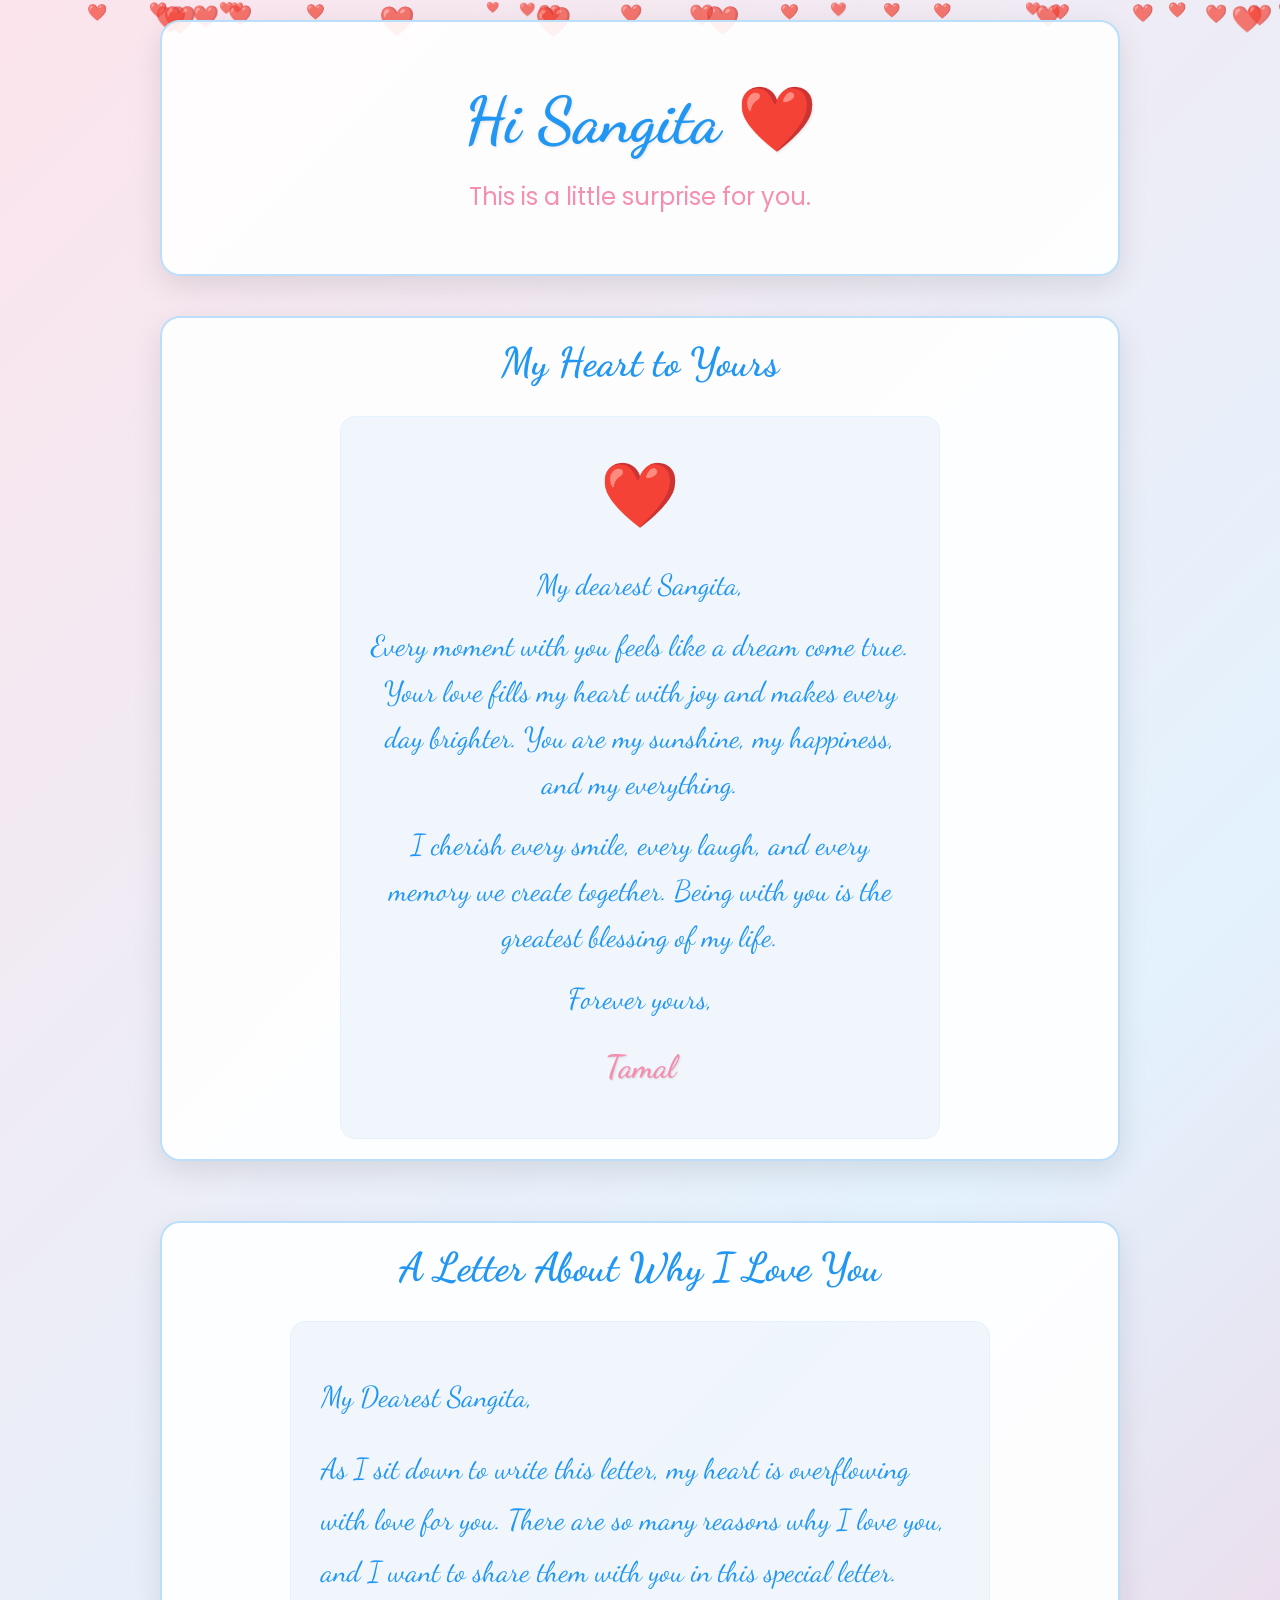
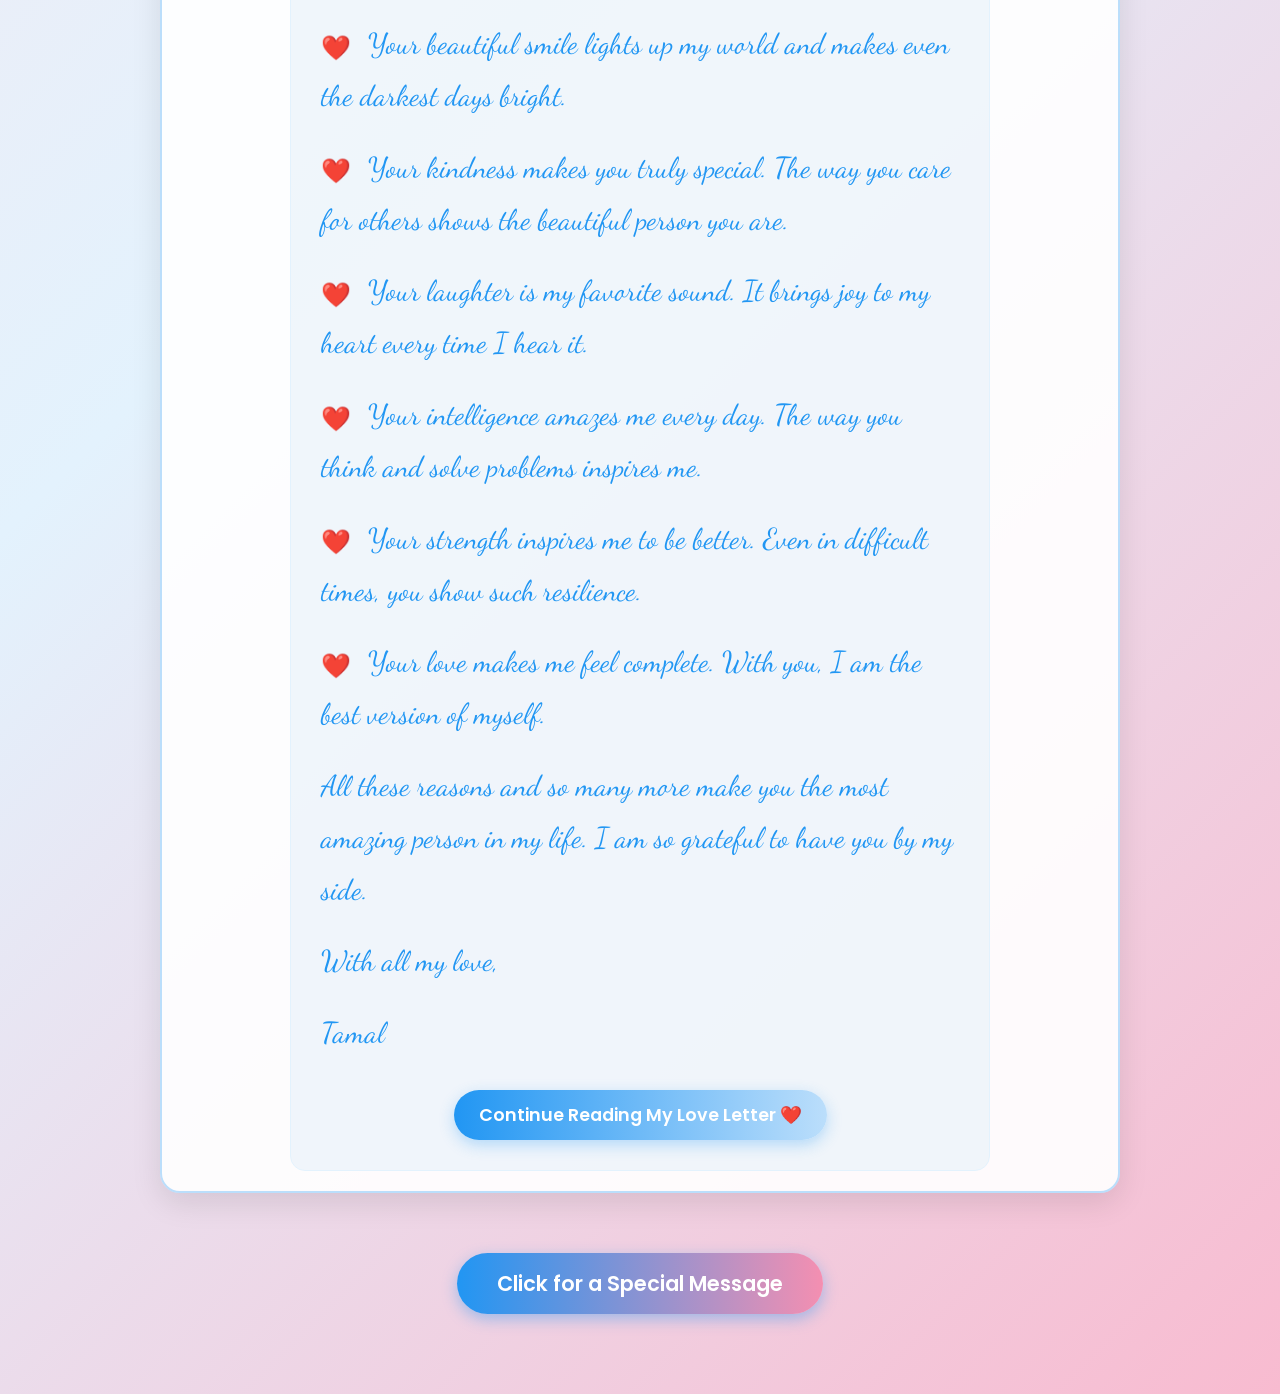
<file: index.html>
<!DOCTYPE html>
<html lang="en">
<head>
    <meta charset="UTF-8">
    <meta name="viewport" content="width=device-width, initial-scale=1.0">
    <title>For My Dearest Sangita</title>
    <link rel="stylesheet" href="style.css">
    <link href="https://fonts.googleapis.com/css2?family=Dancing+Script:wght@700&family=Poppins:wght@300;400;600&display=swap" rel="stylesheet">
</head>
<body>
    <!-- Floating hearts background animation -->
    <div class="floating-hearts">
        <!-- Hearts will be generated by JavaScript -->
    </div>

    <!-- Main content container -->
    <div class="container">
        <!-- Welcome Section -->
        <section class="welcome-section">
            <h1>Hi Sangita ❤️</h1>
            <p>This is a little surprise for you.</p>
        </section>

        <!-- Love Message Section (moved to first position) -->
        <section class="love-message-section">
            <h2>My Heart to Yours</h2>
            <div class="message-container">
                <div class="glowing-heart">❤️</div>
                <p>My dearest Sangita,</p>
                <p>Every moment with you feels like a dream come true. Your love fills my heart with joy and makes every day brighter. You are my sunshine, my happiness, and my everything.</p>
                <p>I cherish every smile, every laugh, and every memory we create together. Being with you is the greatest blessing of my life.</p>
                <p>Forever yours,</p>
                <p>Tamal</p>
            </div>
        </section>

        <!-- Why I Love You Section (converted to letter format) -->
        <section class="love-reasons-section">
            <h2>A Letter About Why I Love You</h2>
            <div class="letter-container">
                <div class="letter-content">
                    <p>My Dearest Sangita,</p>
                    
                    <p>As I sit down to write this letter, my heart is overflowing with love for you. There are so many reasons why I love you, and I want to share them with you in this special letter.</p>
                    
                    <p><span class="heart-icon">❤️</span> Your beautiful smile lights up my world and makes even the darkest days bright.</p>
                    
                    <p><span class="heart-icon">❤️</span> Your kindness makes you truly special. The way you care for others shows the beautiful person you are.</p>
                    
                    <p><span class="heart-icon">❤️</span> Your laughter is my favorite sound. It brings joy to my heart every time I hear it.</p>
                    
                    <p><span class="heart-icon">❤️</span> Your intelligence amazes me every day. The way you think and solve problems inspires me.</p>
                    
                    <p><span class="heart-icon">❤️</span> Your strength inspires me to be better. Even in difficult times, you show such resilience.</p>
                    
                    <p><span class="heart-icon">❤️</span> Your love makes me feel complete. With you, I am the best version of myself.</p>
                    
                    <div id="hiddenLetterContent" class="hidden-letter-content">
                        <p><span class="heart-icon">❤️</span> Your compassion touches everyone around you. You have such a caring heart.</p>
                        
                        <p><span class="heart-icon">❤️</span> Your sense of humor always brightens my day. You know exactly how to make me laugh.</p>
                        
                        <p><span class="heart-icon">❤️</span> Your creativity inspires me in countless ways. The way you see the world is beautiful.</p>
                        
                        <p><span class="heart-icon">❤️</span> Your support gives me strength through challenges. Knowing you're by my side means everything.</p>
                        
                        <p><span class="heart-icon">❤️</span> Your wisdom guides me when I'm lost. Your advice always helps me find my way.</p>
                        
                        <p><span class="heart-icon">❤️</span> Your presence makes everywhere feel like home. As long as I'm with you, I'm where I belong.</p>
                    </div>
                    
                    <p>All these reasons and so many more make you the most amazing person in my life. I am so grateful to have you by my side.</p>
                    
                    <p>With all my love,</p>
                    <p>Tamal</p>
                </div>
                
                <div class="show-more-container">
                    <button id="showMoreBtn" class="show-more-btn">Continue Reading My Love Letter ❤️</button>
                </div>
            </div>
        </section>

        <!-- Special Button -->
        <div class="button-container">
            <button id="specialButton">Click for a Special Message</button>
        </div>

        <!-- Popup Modal -->
        <div id="lovePopup" class="popup">
            <div class="popup-content">
                <span class="close">&times;</span>
                <h2>Sangita, you mean the world to me ❤️</h2>
                <p>Thank you for being the most amazing person in my life.</p>
                <p>With all my love,<br>Tamal</p>
            </div>
        </div>
    </div>

    <script src="script.js"></script>
</body>
</html>
</file>
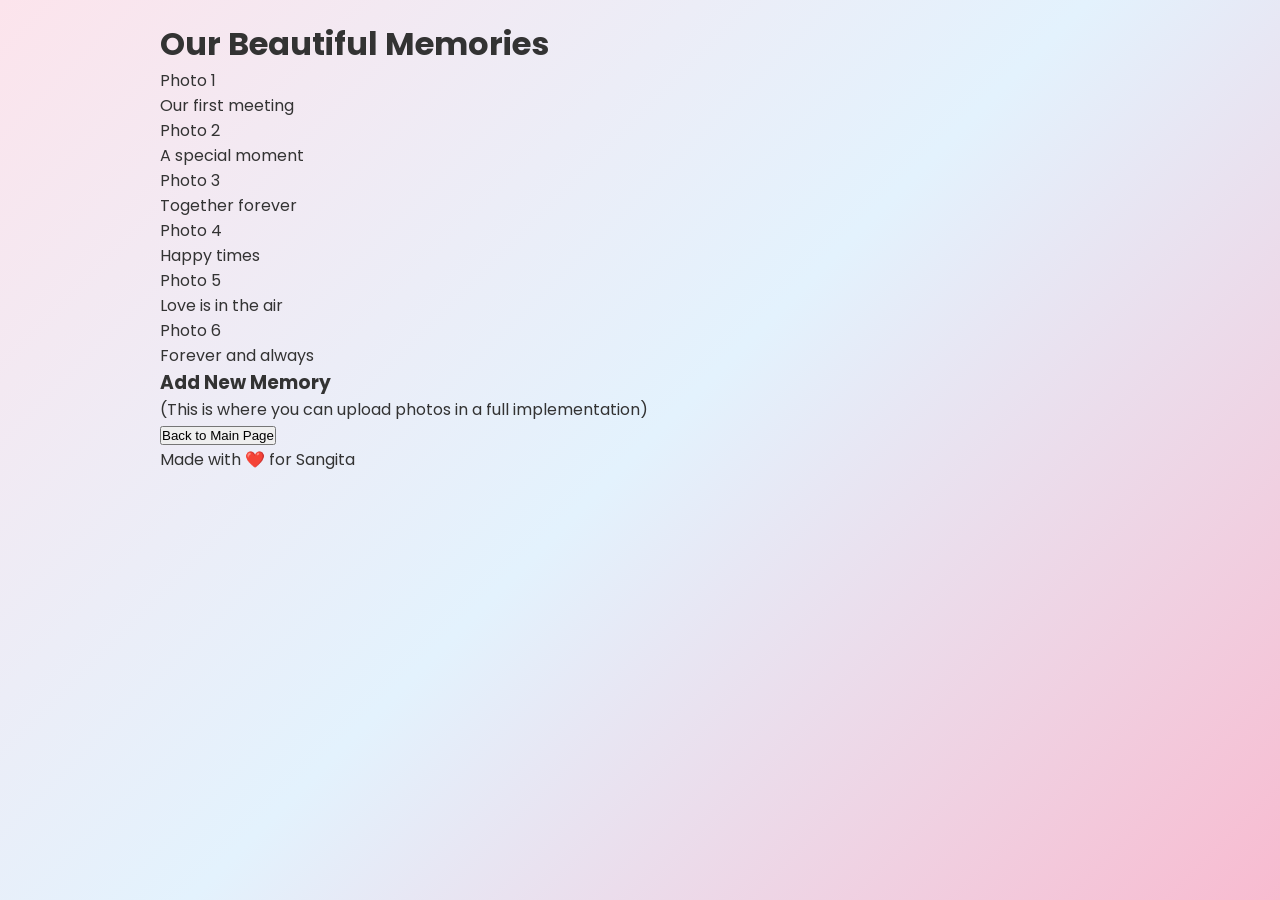
<file: sangita/gallery.html>
<!DOCTYPE html>
<html lang="en">
<head>
    <meta charset="UTF-8">
    <meta name="viewport" content="width=device-width, initial-scale=1.0">
    <title>Our Memories - Photo Gallery</title>
    <link rel="stylesheet" href="style.css">
    <link href="https://fonts.googleapis.com/css2?family=Dancing+Script:wght@700&family=Poppins:wght@300;400;600&display=swap" rel="stylesheet">
</head>
<body>
    <div class="container">
        <div class="header">
            <h1>Our Beautiful Memories</h1>
        </div>
        
        <div class="gallery-container">
            <div class="photo-grid">
                <div class="photo-item">
                    <div class="placeholder-image">Photo 1</div>
                    <p>Our first meeting</p>
                </div>
                
                <div class="photo-item">
                    <div class="placeholder-image">Photo 2</div>
                    <p>A special moment</p>
                </div>
                
                <div class="photo-item">
                    <div class="placeholder-image">Photo 3</div>
                    <p>Together forever</p>
                </div>
                
                <div class="photo-item">
                    <div class="placeholder-image">Photo 4</div>
                    <p>Happy times</p>
                </div>
                
                <div class="photo-item">
                    <div class="placeholder-image">Photo 5</div>
                    <p>Love is in the air</p>
                </div>
                
                <div class="photo-item">
                    <div class="placeholder-image">Photo 6</div>
                    <p>Forever and always</p>
                </div>
            </div>
            
            <div class="upload-section">
                <h3>Add New Memory</h3>
                <p>(This is where you can upload photos in a full implementation)</p>
            </div>
        </div>
        
        <div class="back-button">
            <button onclick="location.href='index.html'">Back to Main Page</button>
        </div>
        
        <div class="footer">
            <p>Made with ❤️ for Sangita</p>
        </div>
    </div>
</body>
</html>
</file>
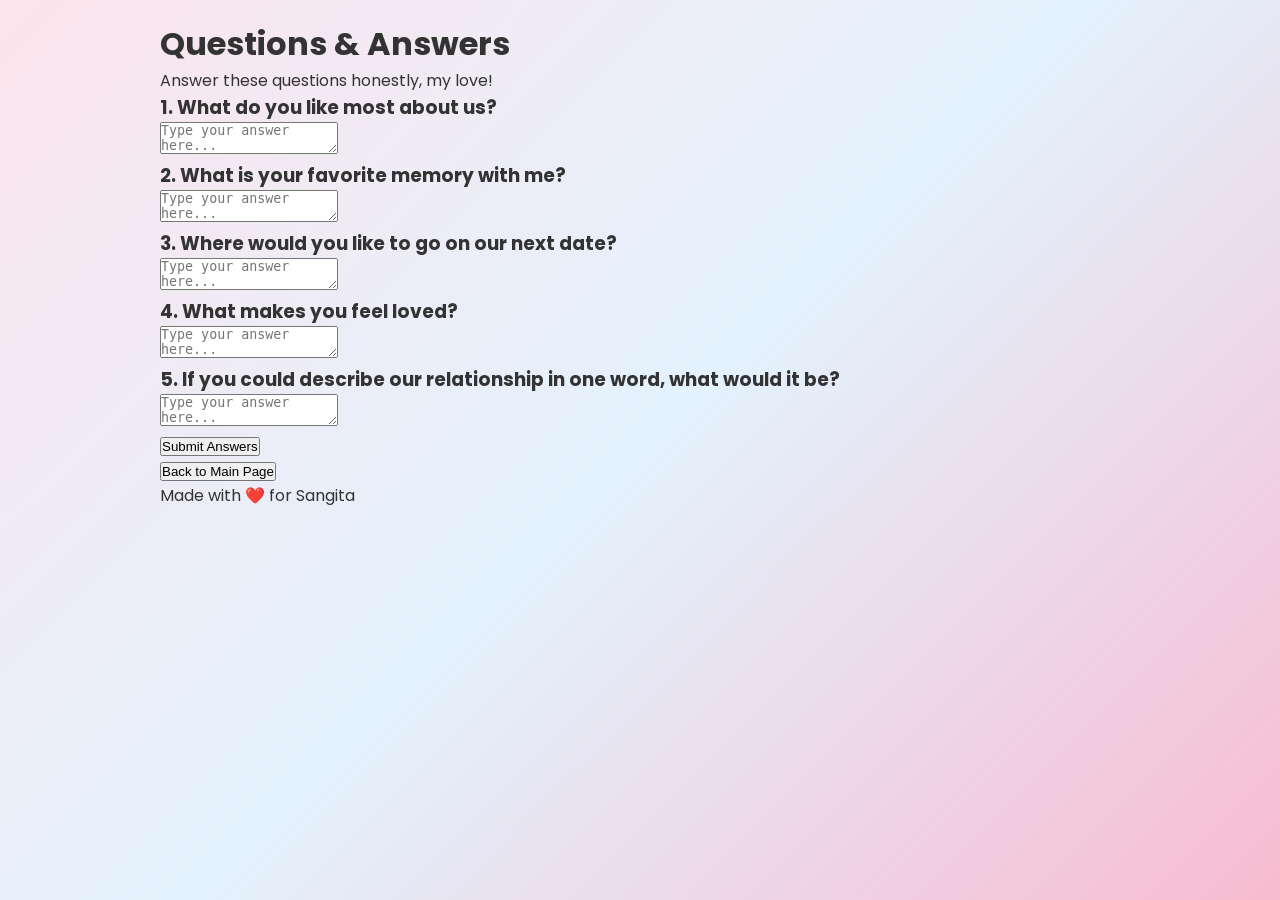
<file: sangita/qna.html>
<!DOCTYPE html>
<html lang="en">
<head>
    <meta charset="UTF-8">
    <meta name="viewport" content="width=device-width, initial-scale=1.0">
    <title>Q&A - For Sangita</title>
    <link rel="stylesheet" href="style.css">
    <link href="https://fonts.googleapis.com/css2?family=Dancing+Script:wght@700&family=Poppins:wght@300;400;600&display=swap" rel="stylesheet">
</head>
<body>
    <div class="container">
        <div class="header">
            <h1>Questions & Answers</h1>
            <p>Answer these questions honestly, my love!</p>
        </div>
        
        <div class="qna-container">
            <div class="question-card">
                <h3>1. What do you like most about us?</h3>
                <div class="answer-box">
                    <textarea placeholder="Type your answer here..."></textarea>
                </div>
            </div>
            
            <div class="question-card">
                <h3>2. What is your favorite memory with me?</h3>
                <div class="answer-box">
                    <textarea placeholder="Type your answer here..."></textarea>
                </div>
            </div>
            
            <div class="question-card">
                <h3>3. Where would you like to go on our next date?</h3>
                <div class="answer-box">
                    <textarea placeholder="Type your answer here..."></textarea>
                </div>
            </div>
            
            <div class="question-card">
                <h3>4. What makes you feel loved?</h3>
                <div class="answer-box">
                    <textarea placeholder="Type your answer here..."></textarea>
                </div>
            </div>
            
            <div class="question-card">
                <h3>5. If you could describe our relationship in one word, what would it be?</h3>
                <div class="answer-box">
                    <textarea placeholder="Type your answer here..."></textarea>
                </div>
            </div>
            
            <button class="submit-btn">Submit Answers</button>
        </div>
        
        <div class="back-button">
            <button onclick="location.href='index.html'">Back to Main Page</button>
        </div>
        
        <div class="footer">
            <p>Made with ❤️ for Sangita</p>
        </div>
    </div>
</body>
</html>
</file>
<file: style.css>
/* Global Styles */
* {
    margin: 0;
    padding: 0;
    box-sizing: border-box;
}

body {
    font-family: 'Poppins', sans-serif;
    background: linear-gradient(135deg, #fce4ec, #e3f2fd, #f8bbd0);
    min-height: 100vh;
    color: #333;
    overflow-x: hidden;
    position: relative;
}

/* Floating Hearts Background */
.floating-hearts {
    position: fixed;
    top: 0;
    left: 0;
    width: 100%;
    height: 100%;
    pointer-events: none;
    z-index: -1;
}

.floating-heart {
    position: absolute;
    font-size: 24px;
    animation: float linear infinite;
    opacity: 0.7;
}

@keyframes float {
    to {
        transform: translateY(-100vh) rotate(360deg);
        opacity: 0;
    }
}

/* Main Container */
.container {
    max-width: 1000px;
    margin: 0 auto;
    padding: 20px;
}

/* Welcome Section */
.welcome-section {
    text-align: center;
    padding: 60px 20px;
    margin-bottom: 40px;
    background: rgba(255, 255, 255, 0.9);
    border-radius: 20px;
    box-shadow: 0 10px 30px rgba(0, 0, 0, 0.1);
    animation: fadeIn 1s ease-out;
    border: 2px solid #bbdefb;
}

.welcome-section h1 {
    font-family: 'Dancing Script', cursive;
    font-size: 4rem;
    color: #2196f3;
    margin-bottom: 20px;
    text-shadow: 1px 1px 3px rgba(0, 0, 0, 0.1);
}

.welcome-section p {
    font-size: 1.5rem;
    color: #f48fb1;
}

/* Love Message Section (now first) */
.love-message-section {
    margin-bottom: 60px;
    padding: 20px;
    background: rgba(255, 255, 255, 0.9);
    border-radius: 20px;
    box-shadow: 0 10px 30px rgba(0, 0, 0, 0.1);
    text-align: center;
    border: 2px solid #bbdefb;
}

.love-message-section h2 {
    font-family: 'Dancing Script', cursive;
    font-size: 2.5rem;
    color: #2196f3;
    margin-bottom: 30px;
}

.message-container {
    max-width: 600px;
    margin: 0 auto;
    padding: 30px;
    background: rgba(234, 242, 250, 0.7);
    border-radius: 15px;
    position: relative;
    border: 1px solid #e3f2fd;
}

.glowing-heart {
    font-size: 4rem;
    animation: glow 2s infinite;
    margin-bottom: 20px;
    color: #2196f3;
}

.message-container p {
    font-family: 'Dancing Script', cursive;
    font-size: 1.8rem;
    color: #2196f3;
    margin: 15px 0;
    line-height: 1.6;
}

/* Special style for Tamal's name */
.message-container p:last-child {
    font-weight: bold;
    font-size: 2rem;
    color: #f48fb1;
    text-shadow: 1px 1px 2px rgba(0, 0, 0, 0.1);
    margin-top: 20px;
}

/* Why I Love You Section (now in letter format) */
.love-reasons-section {
    margin-bottom: 60px;
    padding: 20px;
    background: rgba(255, 255, 255, 0.9);
    border-radius: 20px;
    box-shadow: 0 10px 30px rgba(0, 0, 0, 0.1);
    border: 2px solid #bbdefb;
}

.love-reasons-section h2 {
    font-family: 'Dancing Script', cursive;
    font-size: 2.5rem;
    color: #2196f3;
    text-align: center;
    margin-bottom: 30px;
}

.letter-container {
    max-width: 700px;
    margin: 0 auto;
    padding: 30px;
    background: rgba(234, 242, 250, 0.7);
    border-radius: 15px;
    border: 1px solid #e3f2fd;
}

.letter-content {
    font-family: 'Dancing Script', cursive;
    font-size: 1.8rem;
    color: #2196f3;
    line-height: 1.8;
}

.letter-content p {
    margin: 20px 0;
}

.heart-icon {
    font-size: 1.5rem;
    margin-right: 10px;
    animation: pulse 2s infinite;
    vertical-align: middle;
    color: #f48fb1;
}

/* Hidden letter content */
.hidden-letter-content {
    display: none;
}

.hidden-letter-content.show {
    display: block;
}

.hidden-letter-content p {
    margin: 20px 0;
}

/* Show More Button */
.show-more-container {
    text-align: center;
    margin-top: 30px;
}

.show-more-btn {
    background: linear-gradient(to right, #2196f3, #bbdefb);
    color: white;
    border: none;
    padding: 12px 25px;
    font-size: 1.1rem;
    border-radius: 50px;
    cursor: pointer;
    transition: all 0.3s ease;
    box-shadow: 0 5px 15px rgba(33, 150, 243, 0.3);
    font-family: 'Poppins', sans-serif;
    font-weight: 600;
}

.show-more-btn:hover {
    transform: translateY(-3px);
    box-shadow: 0 8px 20px rgba(33, 150, 243, 0.4);
}

.show-more-btn:active {
    transform: translateY(1px);
}

/* Special Button */
.button-container {
    text-align: center;
    margin-bottom: 60px;
}

#specialButton {
    background: linear-gradient(to right, #2196f3, #f48fb1);
    color: white;
    border: none;
    padding: 15px 40px;
    font-size: 1.3rem;
    border-radius: 50px;
    cursor: pointer;
    transition: all 0.3s ease;
    box-shadow: 0 5px 15px rgba(33, 150, 243, 0.4);
    font-family: 'Poppins', sans-serif;
    font-weight: 600;
}

#specialButton:hover {
    transform: translateY(-3px);
    box-shadow: 0 8px 20px rgba(33, 150, 243, 0.5);
}

#specialButton:active {
    transform: translateY(1px);
}

/* Popup Modal */
.popup {
    display: none;
    position: fixed;
    z-index: 1000;
    left: 0;
    top: 0;
    width: 100%;
    height: 100%;
    background-color: rgba(0, 0, 0, 0.5);
    animation: fadeIn 0.3s ease-out;
}

.popup-content {
    background: linear-gradient(135deg, #e3f2fd, #fce4ec);
    margin: 15% auto;
    padding: 40px;
    border-radius: 20px;
    width: 80%;
    max-width: 500px;
    text-align: center;
    box-shadow: 0 10px 30px rgba(0, 0, 0, 0.2);
    animation: popIn 0.5s ease-out;
    border: 2px solid #bbdefb;
}

.popup-content h2 {
    font-family: 'Dancing Script', cursive;
    font-size: 2.5rem;
    color: #2196f3;
    text-shadow: 1px 1px 2px rgba(0, 0, 0, 0.1);
    margin-bottom: 20px;
}

.popup-content p {
    font-size: 1.3rem;
    color: #2196f3;
    margin-bottom: 30px;
    text-shadow: 1px 1px 2px rgba(0, 0, 0, 0.1);
}

/* Special style for Tamal's name in popup */
.popup-content p:last-child {
    font-weight: bold;
    font-size: 1.5rem;
    color: #f48fb1;
    text-shadow: 1px 1px 2px rgba(0, 0, 0, 0.1);
}

.close {
    color: #2196f3;
    float: right;
    font-size: 2rem;
    font-weight: bold;
    cursor: pointer;
    position: absolute;
    top: 15px;
    right: 25px;
}

.close:hover {
    color: #f48fb1;
}

/* Animations */
@keyframes fadeIn {
    from { opacity: 0; }
    to { opacity: 1; }
}

@keyframes slideIn {
    from { 
        opacity: 0;
        transform: translateY(20px);
    }
    to { 
        opacity: 1;
        transform: translateY(0);
    }
}

@keyframes pulse {
    0% { transform: scale(1); }
    50% { transform: scale(1.2); }
    100% { transform: scale(1); }
}

@keyframes glow {
    0% { 
        text-shadow: 0 0 10px #2196f3;
        transform: scale(1);
    }
    50% { 
        text-shadow: 0 0 20px #2196f3, 0 0 30px #2196f3;
        transform: scale(1.1);
    }
    100% { 
        text-shadow: 0 0 10px #2196f3;
        transform: scale(1);
    }
}

@keyframes popIn {
    0% { 
        transform: scale(0.5);
        opacity: 0;
    }
    100% { 
        transform: scale(1);
        opacity: 1;
    }
}

/* Responsive Design */
@media (max-width: 768px) {
    .container {
        padding: 10px;
    }
    
    .welcome-section h1 {
        font-size: 3rem;
    }
    
    .welcome-section p {
        font-size: 1.2rem;
    }
    
    .letter-content {
        font-size: 1.5rem;
    }
    
    .popup-content {
        width: 90%;
        padding: 20px;
    }
    
    .popup-content h2 {
        font-size: 2rem;
    }
    
    .popup-content p {
        font-size: 1.1rem;
    }
    
    .message-container p:last-child {
        font-size: 1.7rem;
    }
}

@media (max-width: 480px) {
    .welcome-section {
        padding: 40px 15px;
    }
    
    .welcome-section h1 {
        font-size: 2.5rem;
    }
    
    .message-container {
        padding: 20px;
    }
    
    .message-container p {
        font-size: 1.5rem;
    }
    
    .message-container p:last-child {
        font-size: 1.7rem;
    }
    
    .letter-container {
        padding: 20px;
    }
    
    .letter-content {
        font-size: 1.3rem;
    }
}
</file>
<file: sangita/style.css>
/* Global Styles */
* {
    margin: 0;
    padding: 0;
    box-sizing: border-box;
}

body {
    font-family: 'Poppins', sans-serif;
    background: linear-gradient(135deg, #fce4ec, #e3f2fd, #f8bbd0);
    min-height: 100vh;
    color: #333;
    overflow-x: hidden;
    position: relative;
}

/* Floating Hearts Background */
.floating-hearts {
    position: fixed;
    top: 0;
    left: 0;
    width: 100%;
    height: 100%;
    pointer-events: none;
    z-index: -1;
}

.floating-heart {
    position: absolute;
    font-size: 24px;
    animation: float linear infinite;
    opacity: 0.7;
}

@keyframes float {
    to {
        transform: translateY(-100vh) rotate(360deg);
        opacity: 0;
    }
}

/* Main Container */
.container {
    max-width: 1000px;
    margin: 0 auto;
    padding: 20px;
}

/* Welcome Section */
.welcome-section {
    text-align: center;
    padding: 60px 20px;
    margin-bottom: 40px;
    background: rgba(255, 255, 255, 0.9);
    border-radius: 20px;
    box-shadow: 0 10px 30px rgba(0, 0, 0, 0.1);
    animation: fadeIn 1s ease-out;
    border: 2px solid #bbdefb;
}

.welcome-section h1 {
    font-family: 'Dancing Script', cursive;
    font-size: 4rem;
    color: #2196f3;
    margin-bottom: 20px;
    text-shadow: 1px 1px 3px rgba(0, 0, 0, 0.1);
}

.welcome-section p {
    font-size: 1.5rem;
    color: #f48fb1;
}

/* Love Message Section (now first) */
.love-message-section {
    margin-bottom: 60px;
    padding: 20px;
    background: rgba(255, 255, 255, 0.9);
    border-radius: 20px;
    box-shadow: 0 10px 30px rgba(0, 0, 0, 0.1);
    text-align: center;
    border: 2px solid #bbdefb;
}

.love-message-section h2 {
    font-family: 'Dancing Script', cursive;
    font-size: 2.5rem;
    color: #2196f3;
    margin-bottom: 30px;
}

.message-container {
    max-width: 600px;
    margin: 0 auto;
    padding: 30px;
    background: rgba(234, 242, 250, 0.7);
    border-radius: 15px;
    position: relative;
    border: 1px solid #e3f2fd;
}

.glowing-heart {
    font-size: 4rem;
    animation: glow 2s infinite;
    margin-bottom: 20px;
    color: #2196f3;
}

.message-container p {
    font-family: 'Dancing Script', cursive;
    font-size: 1.8rem;
    color: #2196f3;
    margin: 15px 0;
    line-height: 1.6;
}

/* Special style for Tamal's name */
.message-container p:last-child {
    font-weight: bold;
    font-size: 2rem;
    color: #f48fb1;
    text-shadow: 1px 1px 2px rgba(0, 0, 0, 0.1);
    margin-top: 20px;
}

/* Why I Love You Section (now in letter format) */
.love-reasons-section {
    margin-bottom: 60px;
    padding: 20px;
    background: rgba(255, 255, 255, 0.9);
    border-radius: 20px;
    box-shadow: 0 10px 30px rgba(0, 0, 0, 0.1);
    border: 2px solid #bbdefb;
}

.love-reasons-section h2 {
    font-family: 'Dancing Script', cursive;
    font-size: 2.5rem;
    color: #2196f3;
    text-align: center;
    margin-bottom: 30px;
}

.letter-container {
    max-width: 700px;
    margin: 0 auto;
    padding: 30px;
    background: rgba(234, 242, 250, 0.7);
    border-radius: 15px;
    border: 1px solid #e3f2fd;
}

.letter-content {
    font-family: 'Dancing Script', cursive;
    font-size: 1.8rem;
    color: #2196f3;
    line-height: 1.8;
}

.letter-content p {
    margin: 20px 0;
}

.heart-icon {
    font-size: 1.5rem;
    margin-right: 10px;
    animation: pulse 2s infinite;
    vertical-align: middle;
    color: #f48fb1;
}

/* Hidden letter content */
.hidden-letter-content {
    display: none;
}

.hidden-letter-content.show {
    display: block;
}

.hidden-letter-content p {
    margin: 20px 0;
}

/* Show More Button */
.show-more-container {
    text-align: center;
    margin-top: 30px;
}

.show-more-btn {
    background: linear-gradient(to right, #2196f3, #bbdefb);
    color: white;
    border: none;
    padding: 12px 25px;
    font-size: 1.1rem;
    border-radius: 50px;
    cursor: pointer;
    transition: all 0.3s ease;
    box-shadow: 0 5px 15px rgba(33, 150, 243, 0.3);
    font-family: 'Poppins', sans-serif;
    font-weight: 600;
}

.show-more-btn:hover {
    transform: translateY(-3px);
    box-shadow: 0 8px 20px rgba(33, 150, 243, 0.4);
}

.show-more-btn:active {
    transform: translateY(1px);
}

/* Special Button */
.button-container {
    text-align: center;
    margin-bottom: 60px;
}

#specialButton {
    background: linear-gradient(to right, #2196f3, #f48fb1);
    color: white;
    border: none;
    padding: 15px 40px;
    font-size: 1.3rem;
    border-radius: 50px;
    cursor: pointer;
    transition: all 0.3s ease;
    box-shadow: 0 5px 15px rgba(33, 150, 243, 0.4);
    font-family: 'Poppins', sans-serif;
    font-weight: 600;
}

#specialButton:hover {
    transform: translateY(-3px);
    box-shadow: 0 8px 20px rgba(33, 150, 243, 0.5);
}

#specialButton:active {
    transform: translateY(1px);
}

/* Popup Modal */
.popup {
    display: none;
    position: fixed;
    z-index: 1000;
    left: 0;
    top: 0;
    width: 100%;
    height: 100%;
    background-color: rgba(0, 0, 0, 0.5);
    animation: fadeIn 0.3s ease-out;
}

.popup-content {
    background: linear-gradient(135deg, #e3f2fd, #fce4ec);
    margin: 15% auto;
    padding: 40px;
    border-radius: 20px;
    width: 80%;
    max-width: 500px;
    text-align: center;
    box-shadow: 0 10px 30px rgba(0, 0, 0, 0.2);
    animation: popIn 0.5s ease-out;
    border: 2px solid #bbdefb;
}

.popup-content h2 {
    font-family: 'Dancing Script', cursive;
    font-size: 2.5rem;
    color: #2196f3;
    text-shadow: 1px 1px 2px rgba(0, 0, 0, 0.1);
    margin-bottom: 20px;
}

.popup-content p {
    font-size: 1.3rem;
    color: #2196f3;
    margin-bottom: 30px;
    text-shadow: 1px 1px 2px rgba(0, 0, 0, 0.1);
}

/* Special style for Tamal's name in popup */
.popup-content p:last-child {
    font-weight: bold;
    font-size: 1.5rem;
    color: #f48fb1;
    text-shadow: 1px 1px 2px rgba(0, 0, 0, 0.1);
}

.close {
    color: #2196f3;
    float: right;
    font-size: 2rem;
    font-weight: bold;
    cursor: pointer;
    position: absolute;
    top: 15px;
    right: 25px;
}

.close:hover {
    color: #f48fb1;
}

/* Animations */
@keyframes fadeIn {
    from { opacity: 0; }
    to { opacity: 1; }
}

@keyframes slideIn {
    from { 
        opacity: 0;
        transform: translateY(20px);
    }
    to { 
        opacity: 1;
        transform: translateY(0);
    }
}

@keyframes pulse {
    0% { transform: scale(1); }
    50% { transform: scale(1.2); }
    100% { transform: scale(1); }
}

@keyframes glow {
    0% { 
        text-shadow: 0 0 10px #2196f3;
        transform: scale(1);
    }
    50% { 
        text-shadow: 0 0 20px #2196f3, 0 0 30px #2196f3;
        transform: scale(1.1);
    }
    100% { 
        text-shadow: 0 0 10px #2196f3;
        transform: scale(1);
    }
}

@keyframes popIn {
    0% { 
        transform: scale(0.5);
        opacity: 0;
    }
    100% { 
        transform: scale(1);
        opacity: 1;
    }
}

/* Responsive Design */
@media (max-width: 768px) {
    .container {
        padding: 10px;
    }
    
    .welcome-section h1 {
        font-size: 3rem;
    }
    
    .welcome-section p {
        font-size: 1.2rem;
    }
    
    .letter-content {
        font-size: 1.5rem;
    }
    
    .popup-content {
        width: 90%;
        padding: 20px;
    }
    
    .popup-content h2 {
        font-size: 2rem;
    }
    
    .popup-content p {
        font-size: 1.1rem;
    }
    
    .message-container p:last-child {
        font-size: 1.7rem;
    }
}

@media (max-width: 480px) {
    .welcome-section {
        padding: 40px 15px;
    }
    
    .welcome-section h1 {
        font-size: 2.5rem;
    }
    
    .message-container {
        padding: 20px;
    }
    
    .message-container p {
        font-size: 1.5rem;
    }
    
    .message-container p:last-child {
        font-size: 1.7rem;
    }
    
    .letter-container {
        padding: 20px;
    }
    
    .letter-content {
        font-size: 1.3rem;
    }
}
</file>
